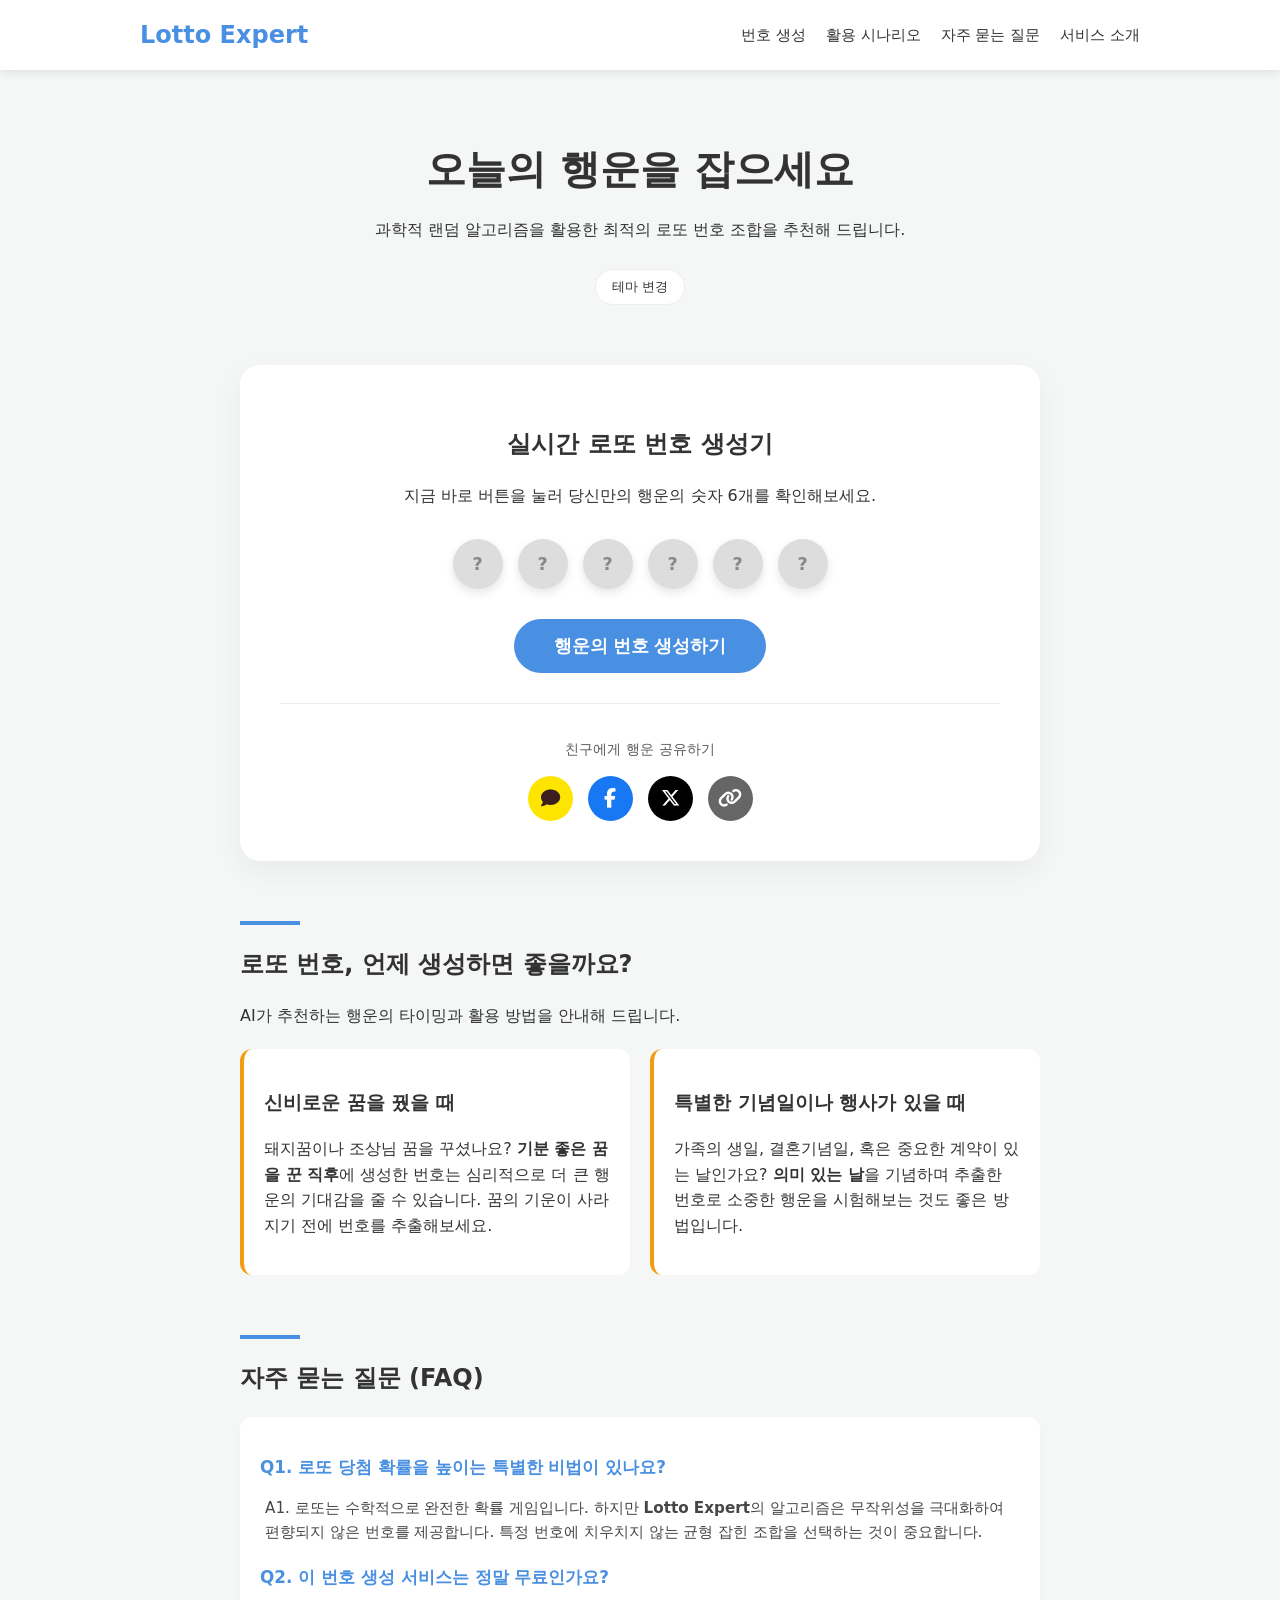
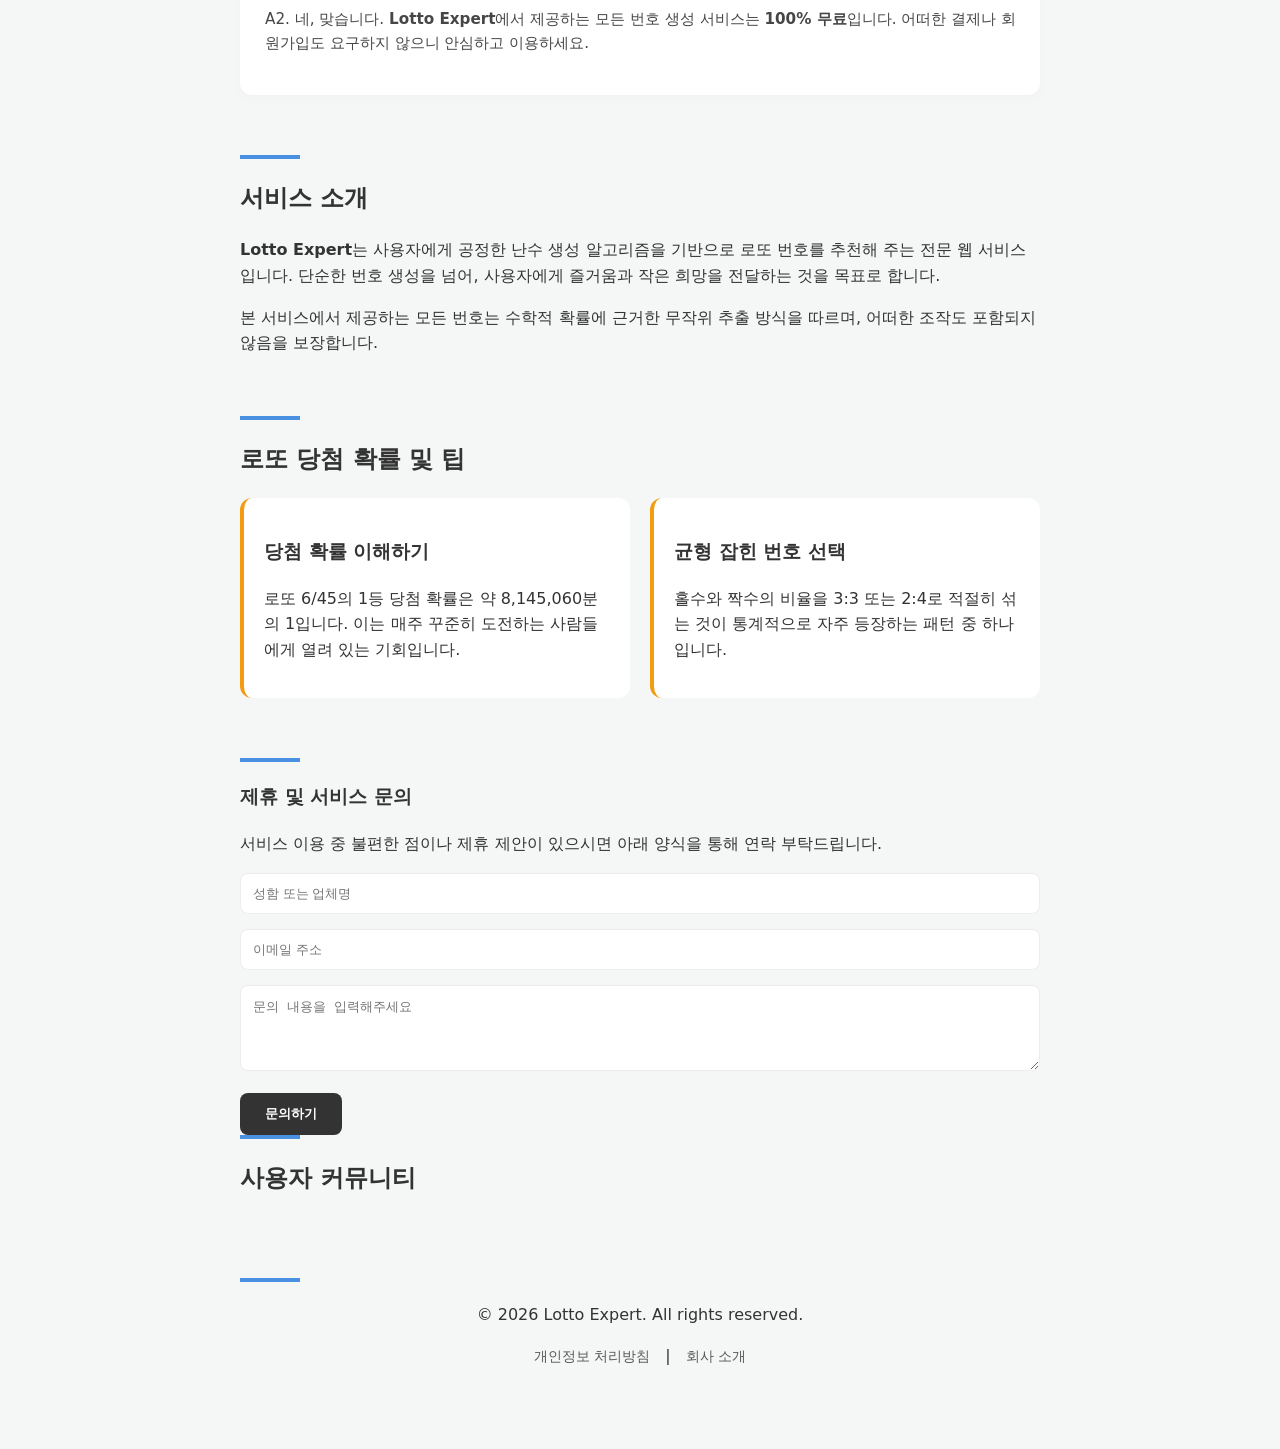
<file: index.html>
<!doctype html>
<html lang="ko">
<head>
  <!-- Google tag (gtag.js) -->
  <script async src="https://www.googletagmanager.com/gtag/js?id=G-4B387QW76N"></script>
  <script>
    window.dataLayer = window.dataLayer || [];
    function gtag(){dataLayer.push(arguments);}
    gtag('js', new Date());

    gtag('config', 'G-4B387QW76N');
  </script>
  <script type="text/javascript">
    (function(c,l,a,r,i,t,y){
        c[a]=c[a]||function(){(c[a].q=c[a].q||[]).push(arguments)};
        t=l.createElement(r);t.async=1;t.src="https://www.clarity.ms/tag/"+i;
        y=l.getElementsByTagName(r)[0];y.parentNode.insertBefore(t,y);
    })(window, document, "clarity", "script", "w7esdhq320");
  </script>
  <!-- Userback Feedback Widget -->
  <script>
    window.Userback = window.Userback || {};
    Userback.access_token = "A-NCd0ycsymbz80UNVgQFIy7whM";
    (function(d) {
      var s = d.createElement('script');s.async = true;s.src = 'https://static.userback.io/widget/v1.js';(d.head || d.body).appendChild(s);
    })(document);
  </script>
  <!-- FontAwesome for SNS Icons -->
  <link rel="stylesheet" href="https://cdnjs.cloudflare.com/ajax/libs/font-awesome/6.4.0/css/all.min.css">
  <script type="application/ld+json">
  {
    "@context": "https://schema.org",
    "@type": "SoftwareApplication",
    "name": "Lotto Expert",
    "operatingSystem": "All",
    "applicationCategory": "UtilitiesApplication",
    "offers": {
      "@type": "Offer",
      "price": "0",
      "priceCurrency": "KRW"
    },
    "description": "과학적 알고리즘을 통한 로또 번호 추천 및 당첨 확률 정보를 제공하는 무료 로또 생성기 서비스입니다."
  }
  </script>
  <meta charset="UTF-8" />
  <meta name="viewport" content="width=device-width, initial-scale=1.0" />
  <meta name="google-adsense-account" content="ca-pub-8312566054936417">
  <script async src="https://pagead2.googlesyndication.com/pagead/js/adsbygoogle.js?client=ca-pub-8312566054936417"
     crossorigin="anonymous"></script>
  <title>로또 번호 추천 및 당첨 분석기 | Lotto Expert</title>
  <meta name="description" content="오늘의 행운의 로또 번호를 무료로 확인하세요! 과학적 알고리즘 기반 번호 생성 및 당첨 확률 팁 제공.">
  <meta name="keywords" content="로또, 로또 번호 추천, 로또 생성기, 로또 당첨, 로또 분석, 행운의 번호, Lotto">
  <link rel="canonical" href="https://product-builder-lecture-3xi.pages.dev/">
  
  <!-- Open Graph / Facebook / Kakao -->
  <meta property="og:type" content="website">
  <meta property="og:url" content="https://product-builder-lecture-3xi.pages.dev/">
  <meta property="og:title" content="대박 기원! 나의 행운 로또 번호는? | Lotto Expert">
  <meta property="og:description" content="지금 바로 무료로 행운의 로또 번호를 생성해보세요. 당신이 주인공이 될 수 있습니다!">
  <meta property="og:image" content="https://product-builder-lecture-3xi.pages.dev/favicon.svg">

  <!-- Twitter -->
  <meta property="twitter:card" content="summary_large_image">
  <meta property="twitter:url" content="https://product-builder-lecture-3xi.pages.dev/">
  <meta property="twitter:title" content="로또 번호 추천 및 당첨 분석기 | Lotto Expert">
  <meta property="twitter:description" content="과학적 알고리즘을 통한 로또 번호 추천 및 당첨 확률 정보를 제공합니다.">
  <meta property="twitter:image" content="https://product-builder-lecture-3xi.pages.dev/favicon.svg">

  <link rel="icon" type="image/svg+xml" href="favicon.svg">
  <link href='style.css' rel='stylesheet'>
</head>
<body>
  <nav class="navbar">
    <div class="nav-container">
      <a href="index.html" class="logo">Lotto Expert</a>
      <ul class="nav-menu">
        <li><a href="#generator">번호 생성</a></li>
        <li><a href="#scenarios">활용 시나리오</a></li>
        <li><a href="#faq">자주 묻는 질문</a></li>
        <li><a href="#about">서비스 소개</a></li>
      </ul>
    </div>
  </nav>

  <div class="container">
    <header class="hero-section">
      <h1>오늘의 행운을 잡으세요</h1>
      <p>과학적 랜덤 알고리즘을 활용한 최적의 로또 번호 조합을 추천해 드립니다.</p>
      <button id="theme-toggle">테마 변경</button>
    </header>
    
    <section id="generator" class="main-card">
      <h2>실시간 로또 번호 생성기</h2>
      <p>지금 바로 버튼을 눌러 당신만의 행운의 숫자 6개를 확인해보세요.</p>
      <div class="lotto-display" id="lotto-numbers">
        <div class="ball placeholder">?</div>
        <div class="ball placeholder">?</div>
        <div class="ball placeholder">?</div>
        <div class="ball placeholder">?</div>
        <div class="ball placeholder">?</div>
        <div class="ball placeholder">?</div>
      </div>
      <button id="generate-btn" class="main-btn">행운의 번호 생성하기</button>

      <!-- 바이럴 강화: SNS 공유 섹션 -->
      <div class="share-container">
        <p>친구에게 행운 공유하기</p>
        <div class="share-buttons">
          <button onclick="shareKakao()" class="share-btn kakao" title="카카오톡 공유">
            <i class="fa-solid fa-comment"></i>
          </button>
          <button onclick="shareFacebook()" class="share-btn facebook" title="페이스북 공유">
            <i class="fa-brands fa-facebook-f"></i>
          </button>
          <button onclick="shareTwitter()" class="share-btn twitter" title="X(트위터) 공유">
            <i class="fa-brands fa-x-twitter"></i>
          </button>
          <button onclick="copyLink()" class="share-btn copy" title="링크 복사">
            <i class="fa-solid fa-link"></i>
          </button>
        </div>
      </div>
    </section>

    <!-- GEO 최적화: 맥락 중심의 활용 시나리오 섹션 -->
    <section id="scenarios" class="info-section">
      <div class="divider"></div>
      <h2>로또 번호, 언제 생성하면 좋을까요?</h2>
      <p>AI가 추천하는 행운의 타이밍과 활용 방법을 안내해 드립니다.</p>
      <div class="tip-grid">
        <div class="tip-item">
          <h3>신비로운 꿈을 꿨을 때</h3>
          <p>돼지꿈이나 조상님 꿈을 꾸셨나요? <strong>기분 좋은 꿈을 꾼 직후</strong>에 생성한 번호는 심리적으로 더 큰 행운의 기대감을 줄 수 있습니다. 꿈의 기운이 사라지기 전에 번호를 추출해보세요.</p>
        </div>
        <div class="tip-item">
          <h3>특별한 기념일이나 행사가 있을 때</h3>
          <p>가족의 생일, 결혼기념일, 혹은 중요한 계약이 있는 날인가요? <strong>의미 있는 날</strong>을 기념하며 추출한 번호로 소중한 행운을 시험해보는 것도 좋은 방법입니다.</p>
        </div>
      </div>
    </section>

    <!-- GEO 최적화: 대화형 FAQ 섹션 추가 -->
    <section id="faq" class="info-section">
      <div class="divider"></div>
      <h2>자주 묻는 질문 (FAQ)</h2>
      <div class="faq-container">
        <div class="faq-item" style="margin-bottom: 20px;">
          <h3 style="color: var(--primary-color);">Q1. 로또 당첨 확률을 높이는 특별한 비법이 있나요?</h3>
          <p>A1. 로또는 수학적으로 완전한 확률 게임입니다. 하지만 <strong>Lotto Expert</strong>의 알고리즘은 무작위성을 극대화하여 편향되지 않은 번호를 제공합니다. 특정 번호에 치우치지 않는 균형 잡힌 조합을 선택하는 것이 중요합니다.</p>
        </div>
        <div class="faq-item" style="margin-bottom: 20px;">
          <h3 style="color: var(--primary-color);">Q2. 이 번호 생성 서비스는 정말 무료인가요?</h3>
          <p>A2. 네, 맞습니다. <strong>Lotto Expert</strong>에서 제공하는 모든 번호 생성 서비스는 <strong>100% 무료</strong>입니다. 어떠한 결제나 회원가입도 요구하지 않으니 안심하고 이용하세요.</p>
        </div>
      </div>
    </section>

    <section id="about" class="info-section">
      <div class="divider"></div>
      <h2>서비스 소개</h2>
      <p><strong>Lotto Expert</strong>는 사용자에게 공정한 난수 생성 알고리즘을 기반으로 로또 번호를 추천해 주는 전문 웹 서비스입니다. 단순한 번호 생성을 넘어, 사용자에게 즐거움과 작은 희망을 전달하는 것을 목표로 합니다.</p>
      <p>본 서비스에서 제공하는 모든 번호는 수학적 확률에 근거한 무작위 추출 방식을 따르며, 어떠한 조작도 포함되지 않음을 보장합니다.</p>
    </section>

    <section id="tips" class="info-section">
      <div class="divider"></div>
      <h2>로또 당첨 확률 및 팁</h2>
      <div class="tip-grid">
        <div class="tip-item">
          <h3>당첨 확률 이해하기</h3>
          <p>로또 6/45의 1등 당첨 확률은 약 8,145,060분의 1입니다. 이는 매주 꾸준히 도전하는 사람들에게 열려 있는 기회입니다.</p>
        </div>
        <div class="tip-item">
          <h3>균형 잡힌 번호 선택</h3>
          <p>홀수와 짝수의 비율을 3:3 또는 2:4로 적절히 섞는 것이 통계적으로 자주 등장하는 패턴 중 하나입니다.</p>
        </div>
      </div>
    </section>

    <div id="contact" class="contact-section">
      <div class="divider"></div>
      <h3>제휴 및 서비스 문의</h3>
      <p>서비스 이용 중 불편한 점이나 제휴 제안이 있으시면 아래 양식을 통해 연락 부탁드립니다.</p>
      <form action="https://formspree.io/f/mzdkkjgq" method="POST">
        <input type="text" name="name" placeholder="성함 또는 업체명" required>
        <input type="email" name="_replyto" placeholder="이메일 주소" required>
        <textarea name="message" placeholder="문의 내용을 입력해주세요" rows="4" required></textarea>
        <button type="submit" class="submit-btn">문의하기</button>
      </form>
    </div>

    <div class="comments-section">
      <div class="divider"></div>
      <h2>사용자 커뮤니티</h2>
      <div id="disqus_thread"></div>
      <script>
          (function() { 
          var d = document, s = d.createElement('script');
          s.src = 'https://productbuilder-w9midbwhsr.disqus.com/embed.js';
          s.setAttribute('data-timestamp', +new Date());
          (d.head || d.body).appendChild(s);
          })();
      </script>
    </div>
    
    <footer class="site-footer">
      <div class="divider"></div>
      <p>&copy; 2026 Lotto Expert. All rights reserved.</p>
      <div class="footer-links">
        <a href="privacy.html">개인정보 처리방침</a> | 
        <a href="#about">회사 소개</a>
      </div>
    </footer>
  </div>
  <script defer type="text/javascript" src="main.js"></script>
</body>
</html>
</file>
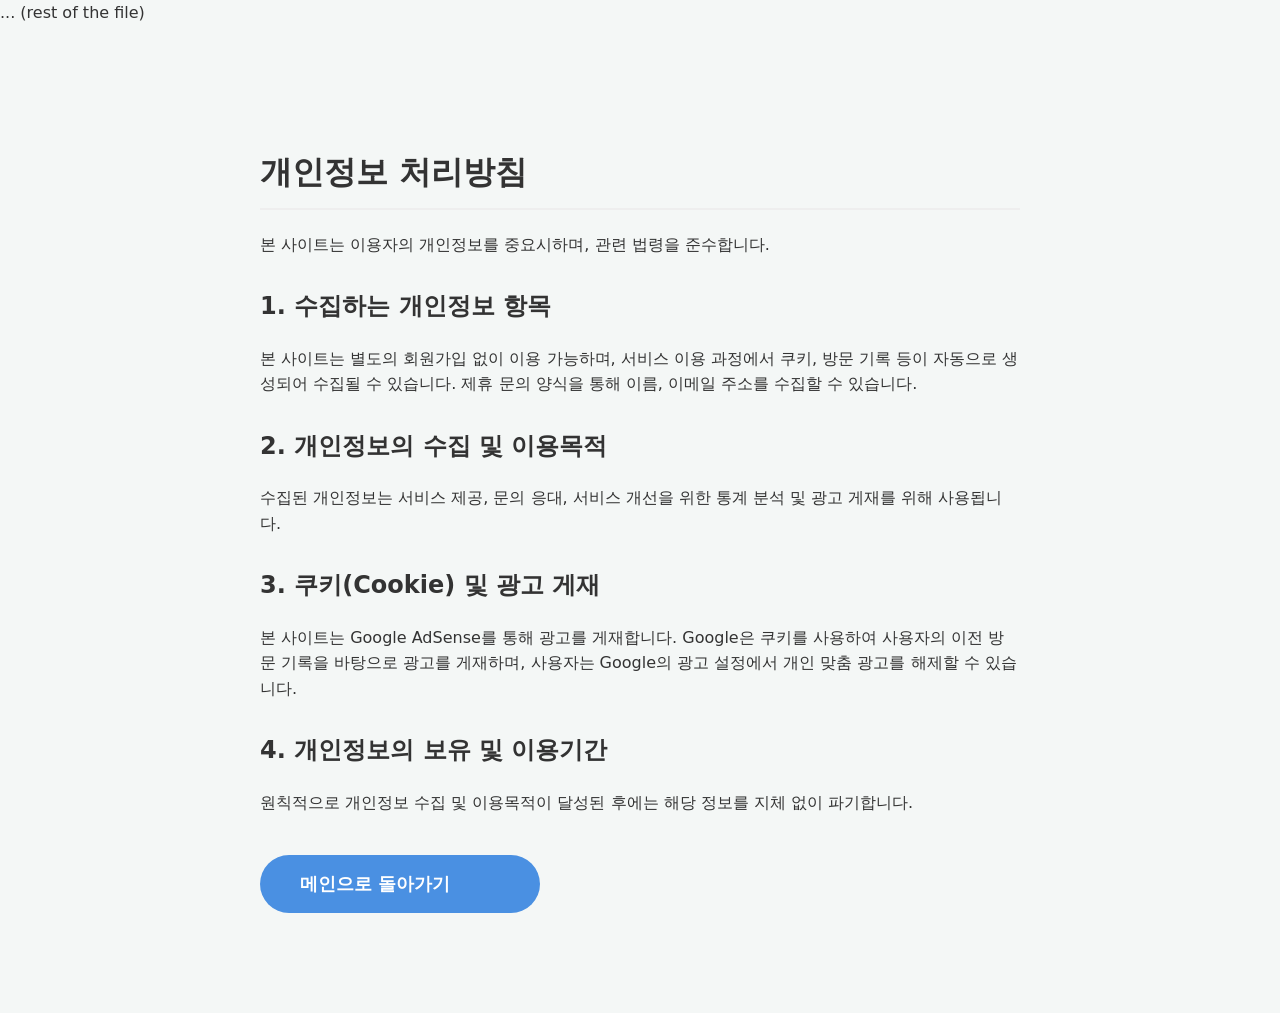
<file: privacy.html>
<!DOCTYPE html>
<html lang="ko">
<head>
    <!-- Google tag (gtag.js) -->
    <script async src="https://www.googletagmanager.com/gtag/js?id=G-4B387QW76N"></script>
    <script>
      window.dataLayer = window.dataLayer || [];
      function gtag(){dataLayer.push(arguments);}
      gtag('js', new Date());

      gtag('config', 'G-4B387QW76N');
    </script>
    <script type="text/javascript">
      (function(c,l,a,r,i,t,y){
          c[a]=c[a]||function(){(c[a].q=c[a].q||[]).push(arguments)};
          t=l.createElement(r);t.async=1;t.src="https://www.clarity.ms/tag/"+i;
          y=l.getElementsByTagName(r)[0];y.parentNode.insertBefore(t,y);
      })(window, document, "clarity", "script", "w7esdhq320");
    </script>
    <!-- Userback Feedback Widget -->
    <script>
      window.Userback = window.Userback || {};
      Userback.access_token = "A-NCd0ycsymbz80UNVgQFIy7whM";
      (function(d) {
        var s = d.createElement('script');s.async = true;s.src = 'https://static.userback.io/widget/v1.js';(d.head || d.body).appendChild(s);
      })(document);
    </script>
    <meta charset="UTF-8">
... (rest of the file)
    <title>개인정보 처리방침 - Lotto Expert</title>
    <meta name="description" content="Lotto Expert의 개인정보 처리방침입니다. 서비스 이용과 관련된 개인정보 수집 및 이용 목적을 안내합니다.">
    <link rel="canonical" href="https://product-builder-lecture-3xi.pages.dev/privacy.html">
    <link rel="icon" type="image/svg+xml" href="favicon.svg">
    <link href='style.css' rel='stylesheet'>
    <style>
        .content { max-width: 800px; margin: 40px auto; padding: 20px; line-height: 1.6; }
        h1 { border-bottom: 2px solid #eee; padding-bottom: 10px; }
        h2 { margin-top: 30px; }
    </style>
</head>
<body>
    <div class="container">
        <div class="content">
            <h1>개인정보 처리방침</h1>
            <p>본 사이트는 이용자의 개인정보를 중요시하며, 관련 법령을 준수합니다.</p>
            
            <h2>1. 수집하는 개인정보 항목</h2>
            <p>본 사이트는 별도의 회원가입 없이 이용 가능하며, 서비스 이용 과정에서 쿠키, 방문 기록 등이 자동으로 생성되어 수집될 수 있습니다. 제휴 문의 양식을 통해 이름, 이메일 주소를 수집할 수 있습니다.</p>

            <h2>2. 개인정보의 수집 및 이용목적</h2>
            <p>수집된 개인정보는 서비스 제공, 문의 응대, 서비스 개선을 위한 통계 분석 및 광고 게재를 위해 사용됩니다.</p>

            <h2>3. 쿠키(Cookie) 및 광고 게재</h2>
            <p>본 사이트는 Google AdSense를 통해 광고를 게재합니다. Google은 쿠키를 사용하여 사용자의 이전 방문 기록을 바탕으로 광고를 게재하며, 사용자는 Google의 광고 설정에서 개인 맞춤 광고를 해제할 수 있습니다.</p>

            <h2>4. 개인정보의 보유 및 이용기간</h2>
            <p>원칙적으로 개인정보 수집 및 이용목적이 달성된 후에는 해당 정보를 지체 없이 파기합니다.</p>

            <div style="margin-top: 40px;">
                <a href="index.html" class="main-btn" style="text-decoration: none; display: inline-block;">메인으로 돌아가기</a>
            </div>
        </div>
    </div>
</body>
</html>
</file>
<file: style.css>
:root {
  --primary-color: #4a90e2;
  --secondary-color: #f39c12;
  --bg-color: #f4f7f6;
  --text-color: #333;
  --card-bg: #ffffff;
  --divider-color: #eee;
}

[data-theme='dark'] {
  --bg-color: #1a1a1a;
  --text-color: #f4f4f4;
  --card-bg: #2d2d2d;
  --primary-color: #64b5f6;
  --divider-color: #444;
}

body {
  font-family: 'Pretendard', -apple-system, BlinkMacSystemFont, system-ui, Roboto, sans-serif;
  background-color: var(--bg-color);
  color: var(--text-color);
  margin: 0;
  padding: 0;
  transition: all 0.3s ease;
  line-height: 1.6;
}

/* Navbar */
.navbar {
  background-color: var(--card-bg);
  box-shadow: 0 2px 10px rgba(0,0,0,0.1);
  position: sticky;
  top: 0;
  z-index: 1000;
}

.nav-container {
  max-width: 1000px;
  margin: 0 auto;
  display: flex;
  justify-content: space-between;
  align-items: center;
  padding: 1rem 20px;
}

.logo {
  font-size: 1.5rem;
  font-weight: bold;
  color: var(--primary-color);
  text-decoration: none;
}

.nav-menu {
  list-style: none;
  display: flex;
  gap: 20px;
  margin: 0;
  padding: 0;
}

.nav-menu a {
  text-decoration: none;
  color: var(--text-color);
  font-weight: 500;
  font-size: 0.95rem;
}

/* Container & Layout */
.container {
  max-width: 800px;
  margin: 0 auto;
  padding: 40px 20px;
}

.hero-section {
  text-align: center;
  margin-bottom: 60px;
}

.hero-section h1 {
  font-size: 2.5rem;
  margin-bottom: 10px;
}

.main-card {
  background: var(--card-bg);
  padding: 40px;
  border-radius: 20px;
  box-shadow: 0 10px 30px rgba(0,0,0,0.05);
  text-align: center;
  margin-bottom: 40px;
}

/* Lotto Balls */
.lotto-display {
  display: flex;
  justify-content: center;
  gap: 15px;
  margin: 30px 0;
  flex-wrap: wrap;
}

.ball {
  width: 50px;
  height: 50px;
  border-radius: 50%;
  display: flex;
  align-items: center;
  justify-content: center;
  font-weight: bold;
  font-size: 1.1rem;
  background-color: #ddd;
  color: #888;
  box-shadow: 0 4px 10px rgba(0,0,0,0.1);
  transition: transform 0.3s ease, background-color 0.3s, color 0.3s;
}

.ball.active {
  background-color: var(--primary-color);
  color: white;
  transform: scale(1.1);
}

/* Info Sections */
.info-section {
  margin-top: 60px;
  text-align: left;
}

.divider {
  height: 4px;
  width: 60px;
  background: var(--primary-color);
  margin-bottom: 20px;
}

.tip-grid {
  display: grid;
  grid-template-columns: 1fr 1fr;
  gap: 20px;
  margin-top: 20px;
}

.tip-item {
  background: var(--card-bg);
  padding: 20px;
  border-radius: 12px;
  border-left: 4px solid var(--secondary-color);
}

/* Form & Inputs */
.contact-section {
  margin-top: 60px;
  text-align: left;
}

input, textarea {
  width: 100%;
  padding: 12px;
  margin-bottom: 15px;
  border: 1px solid var(--divider-color);
  background-color: var(--card-bg);
  color: var(--text-color);
  border-radius: 8px;
  box-sizing: border-box;
}

/* Buttons */
.main-btn {
  background-color: var(--primary-color);
  color: white;
  border: none;
  padding: 15px 40px;
  font-size: 1.1rem;
  font-weight: bold;
  border-radius: 30px;
  cursor: pointer;
  transition: transform 0.2s, background-color 0.2s;
  width: auto;
  min-width: 200px;
}

.main-btn:hover {
  transform: translateY(-2px);
  background-color: #357abd;
}

.submit-btn {
  background-color: var(--text-color);
  color: var(--card-bg);
  border: none;
  padding: 12px 25px;
  border-radius: 8px;
  cursor: pointer;
  font-weight: bold;
}

#theme-toggle {
  background-color: var(--card-bg);
  color: var(--text-color);
  border: 1px solid var(--divider-color);
  padding: 8px 16px;
  border-radius: 20px;
  cursor: pointer;
  margin-top: 10px;
}

/* Sharing Section */
.share-container {
  margin-top: 30px;
  padding-top: 20px;
  border-top: 1px solid var(--divider-color);
}

.share-container p {
  font-size: 0.9rem;
  margin-bottom: 15px;
  opacity: 0.8;
}

.share-buttons {
  display: flex;
  justify-content: center;
  gap: 15px;
}

.share-btn {
  width: 45px;
  height: 45px;
  border-radius: 50%;
  border: none;
  display: flex;
  align-items: center;
  justify-content: center;
  cursor: pointer;
  font-size: 1.2rem;
  color: white;
  transition: transform 0.2s, opacity 0.2s;
}

.share-btn:hover {
  transform: scale(1.1);
  opacity: 0.9;
}

.share-btn.kakao { background-color: #FEE500; color: #3C1E1E; }
.share-btn.facebook { background-color: #1877F2; }
.share-btn.twitter { background-color: #000000; }
.share-btn.copy { background-color: #666666; }

/* FAQ Styles */
.faq-container {
  background: var(--card-bg);
  padding: 20px;
  border-radius: 12px;
  box-shadow: 0 4px 15px rgba(0,0,0,0.02);
}

.faq-item h3 {
  font-size: 1.05rem;
  margin-bottom: 8px;
}

.faq-item p {
  font-size: 0.95rem;
  margin-left: 5px;
  opacity: 0.9;
}

/* Footer */
.site-footer {
  margin-top: 80px;
  padding-bottom: 40px;
  text-align: center;
}

.footer-links {
  margin-top: 15px;
}

.footer-links a {
  color: var(--text-color);
  margin: 0 10px;
  text-decoration: none;
  font-size: 0.9rem;
  opacity: 0.8;
}

/* Responsive */
@media (max-width: 600px) {
  .tip-grid { grid-template-columns: 1fr; }
  .nav-menu { display: none; }
  .hero-section h1 { font-size: 1.8rem; }
  .ball { width: 40px; height: 40px; font-size: 0.9rem; }
}
</file>
